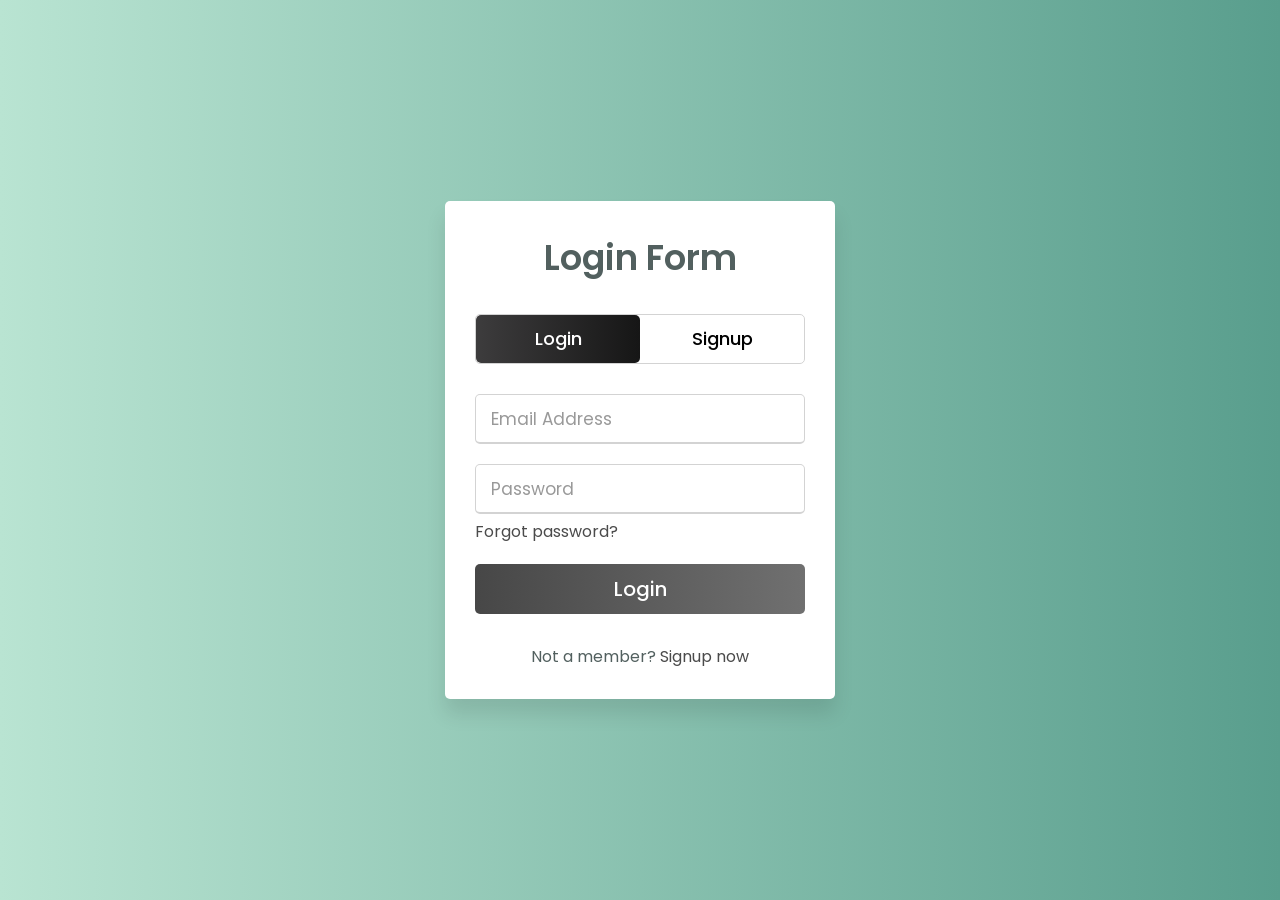
<file: html/index.html>
<!DOCTYPE html>
<!-- Created By CodingNepal -->
<html lang="en" dir="ltr">
   <head>
      <meta charset="utf-8">
      <title>Login and Registration Form in HTML | CodingNepal</title>
      <link rel="stylesheet" href="/static/style.css">
      <meta name="viewport" content="width=device-width, initial-scale=1.0">
   </head>
   <body>
      <div class="wrapper">
         <div class="title-text">
            <div class="title login">
               Login Form
            </div>
            <div class="title signup">
               Signup Form
            </div>
         </div>
         <div class="form-container">
            <div class="slide-controls">
               <input type="radio" name="slide" id="login" checked>
               <input type="radio" name="slide" id="signup">
               <label for="login" class="slide login">Login</label>
               <label for="signup" class="slide signup">Signup</label>
               <div class="slider-tab"></div>
            </div>
            <div class="form-inner">
               <form action="#" class="login">
                  <div class="field">
                     <input type="text" placeholder="Email Address" required>
                  </div>
                  <div class="field">
                     <input type="password" placeholder="Password" required>
                  </div>
                  <div class="pass-link">
                     <a href="#">Forgot password?</a>
                  </div>
                  <div class="field btn">
                     <div class="btn-layer"></div>
                     <input type="submit" value="Login">
                  </div>
                  <div class="signup-link">
                     Not a member? <a href="">Signup now</a>
                  </div>
               </form>
               <form action="#" class="signup">
                  <div class="field">
                     <input type="text" placeholder="Email Address" required>
                  </div>
                  <div class="field">
                     <input type="password" placeholder="Password" required>
                  </div>
                  <div class="field">
                     <input type="password" placeholder="Confirm password" required>
                  </div>
                  <div class="field btn">
                     <div class="btn-layer"></div>
                     <input type="submit" value="Signup">
                  </div>
               </form>
            </div>
         </div>
      </div>
      <script>
         const loginText = document.querySelector(".title-text .login");
         const loginForm = document.querySelector("form.login");
         const loginBtn = document.querySelector("label.login");
         const signupBtn = document.querySelector("label.signup");
         const signupLink = document.querySelector("form .signup-link a");
         signupBtn.onclick = (()=>{
           loginForm.style.marginLeft = "-50%";
           loginText.style.marginLeft = "-50%";
         });
         loginBtn.onclick = (()=>{
           loginForm.style.marginLeft = "0%";
           loginText.style.marginLeft = "0%";
         });
         signupLink.onclick = (()=>{
           signupBtn.click();
           return false;
         });
      </script>
   </body>
</html>
</file>
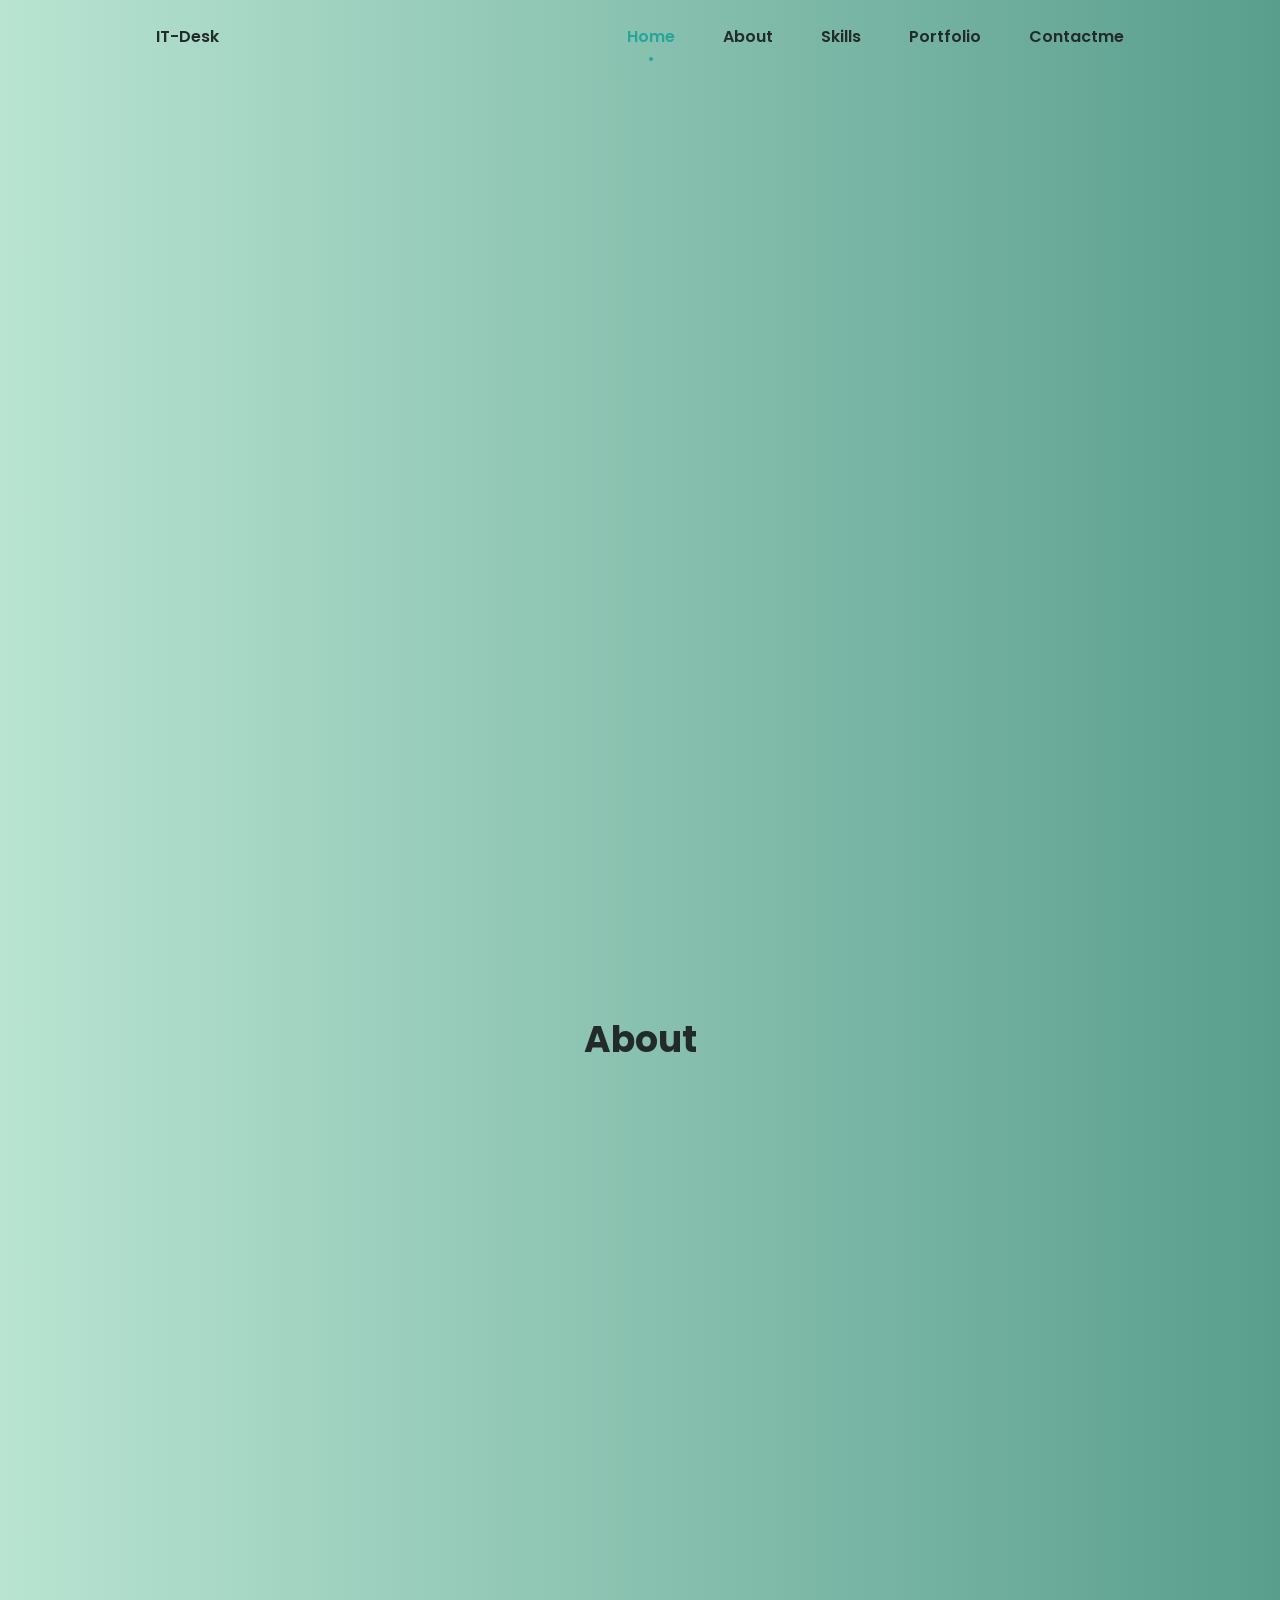
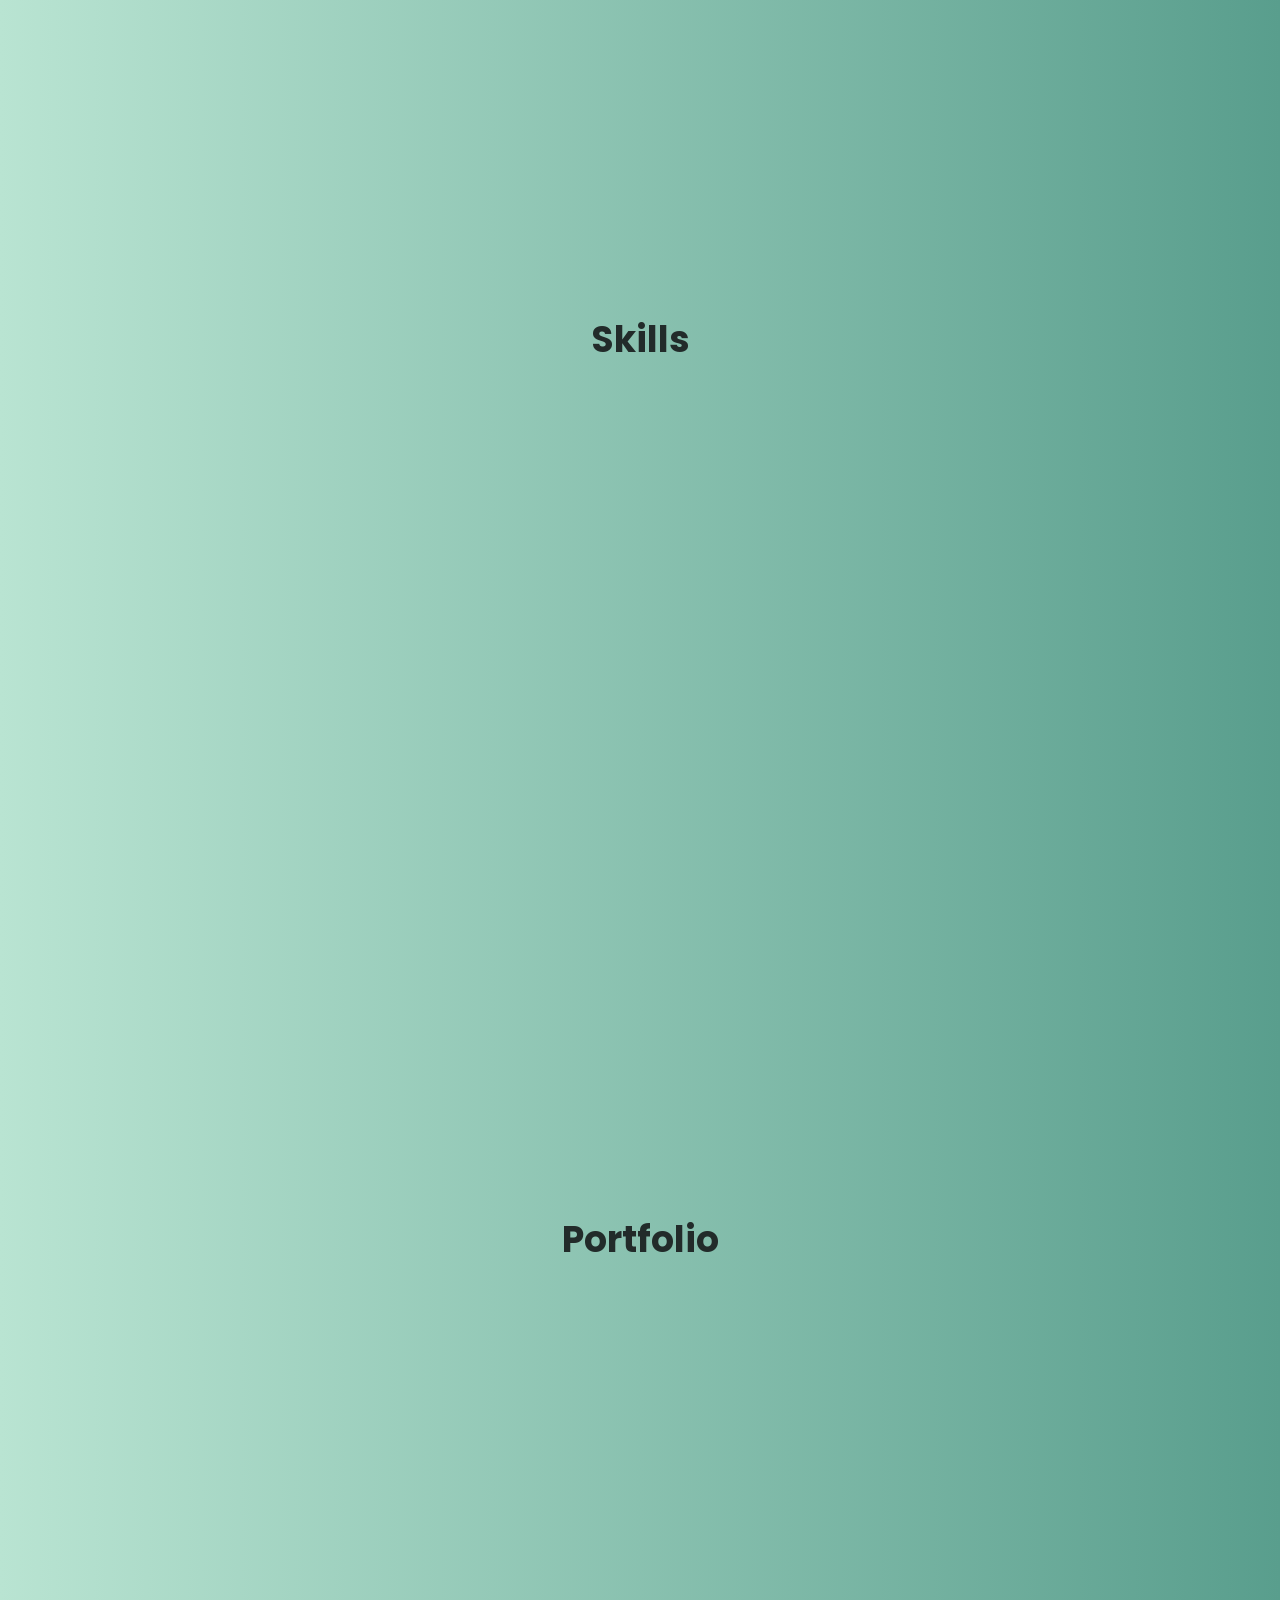
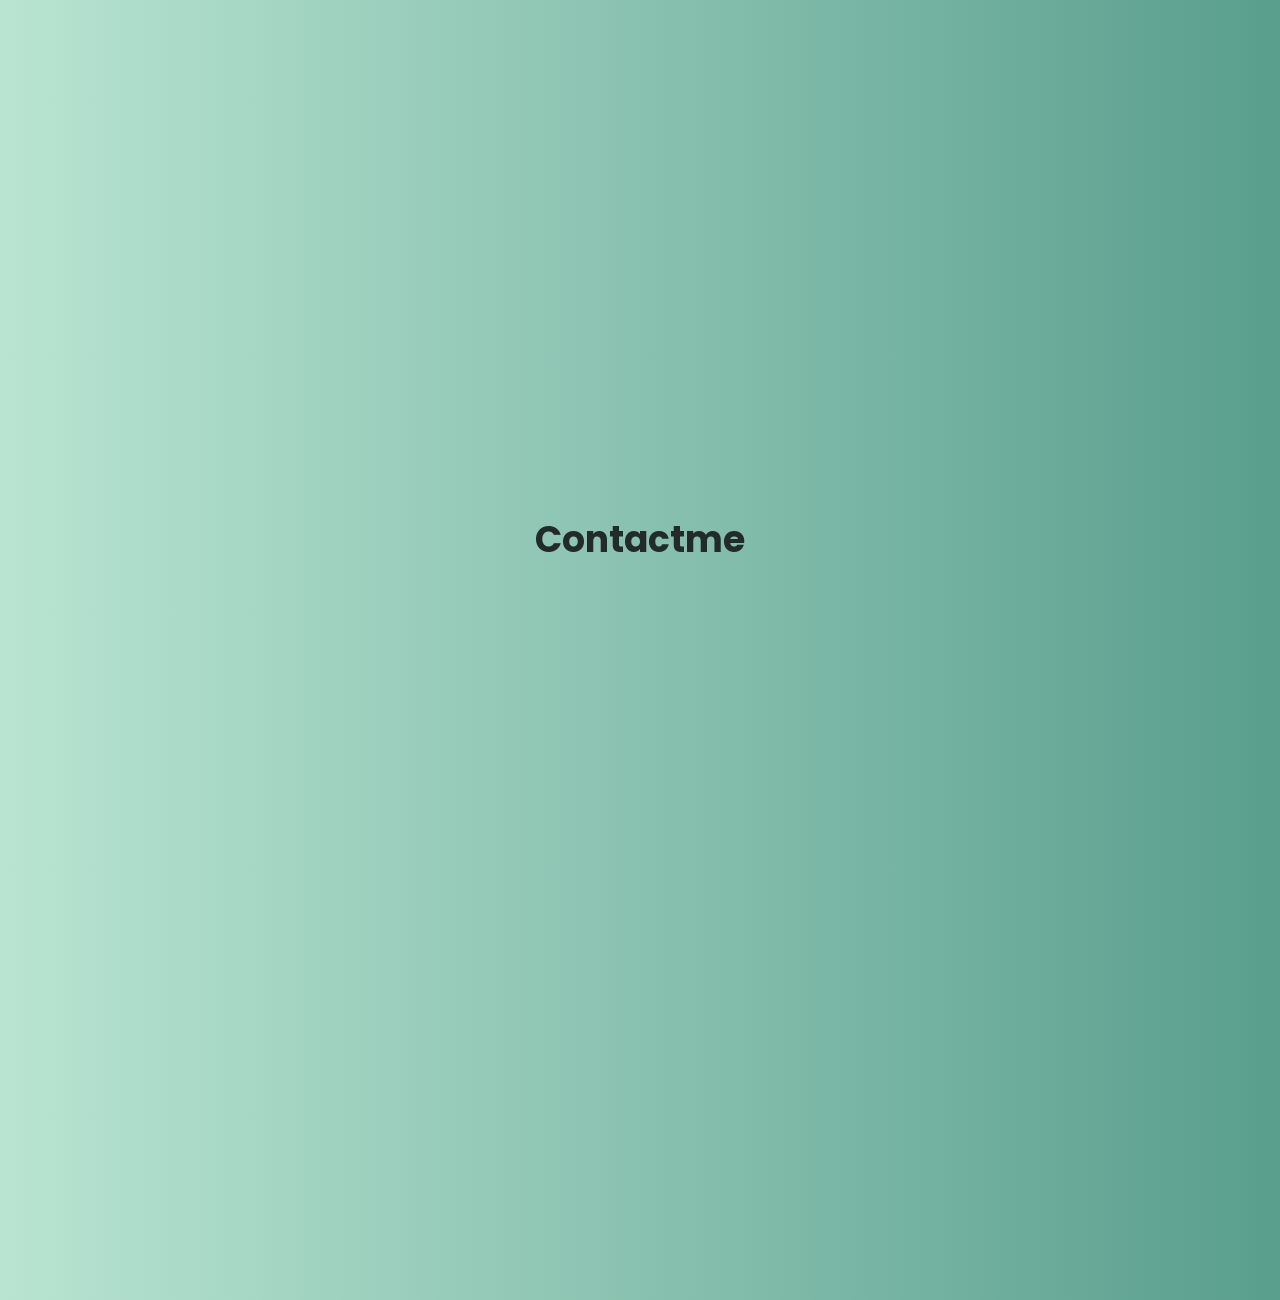
<file: html/home.html>
<!DOCTYPE html>
    <html lang="en">
    <head>
        <meta charset="UTF-8">
        <meta name="viewport" content="width=device-width, initial-scale=1.0">

        <!--=============== BOXICONS ===============-->
        <link rel="stylesheet" href="https://cdn.jsdelivr.net/npm/boxicons@latest/css/boxicons.min.css">

        <!--=============== CSS ===============-->
        <link rel="stylesheet" href="/static/style.css">

        <title>Responsive bottom navigation</title>
    </head>
    <body>
        <!--=============== HEADER ===============-->
        <header class="header" id="header">
            <nav class="nav container">
                <a href="#" class="nav__logo">IT-Desk</a>

                <div class="nav__menu" id="nav-menu">
                    <ul class="nav__list">
                        <li class="nav__item">
                            <a href="#home" class="nav__link active-link">
                                <i class='bx bx-home-alt nav__icon'></i>
                                <span class="nav__name">Home</span>
                            </a>
                        </li>
                        
                        <li class="nav__item">
                            <a href="#about" class="nav__link">
                                <i class='bx bx-user nav__icon'></i>
                                <span class="nav__name">About</span>
                            </a>
                        </li>

                        <li class="nav__item">
                            <a href="#skills" class="nav__link">
                                <i class='bx bx-book-alt nav__icon'></i>
                                <span class="nav__name">Skills</span>
                            </a>
                        </li>

                        <li class="nav__item">
                            <a href="#portfolio" class="nav__link">
                                <i class='bx bx-briefcase-alt nav__icon'></i>
                                <span class="nav__name">Portfolio</span>
                            </a>
                        </li>

                        <li class="nav__item">
                            <a href="#contactme" class="nav__link">
                                <i class='bx bx-message-square-detail nav__icon'></i>
                                <span class="nav__name">Contactme</span>
                            </a>
                        </li>
                    </ul>
                </div>

                <img src="/static/img/perfil.png" alt="" class="nav__img">
            </nav>
        </header>

        <main>
            <!--=============== HOME ===============-->
            <section class="container section section__height" id="home">
                
                
            </section>

            <!--=============== ABOUT ===============-->
            <section class="container section section__height" id="about">
                <h2 class="section__title">About</h2>
            </section>

            <!--=============== SKILLS ===============-->
            <section class="container section section__height" id="skills">
                <h2 class="section__title">Skills</h2>
            </section>

            <!--=============== PORTFOLIO ===============-->
            <section class="container section section__height" id="portfolio">
                <h2 class="section__title">Portfolio</h2>
            </section>

            <!--=============== CONTACTME ===============-->
            <section class="container section section__height" id="contactme">
                <h2 class="section__title">Contactme</h2>
            </section>
        </main>
        

        <!--=============== MAIN JS ===============-->
        <script src="/static/js/main.js"></script>
    </body>
</html>
</file>
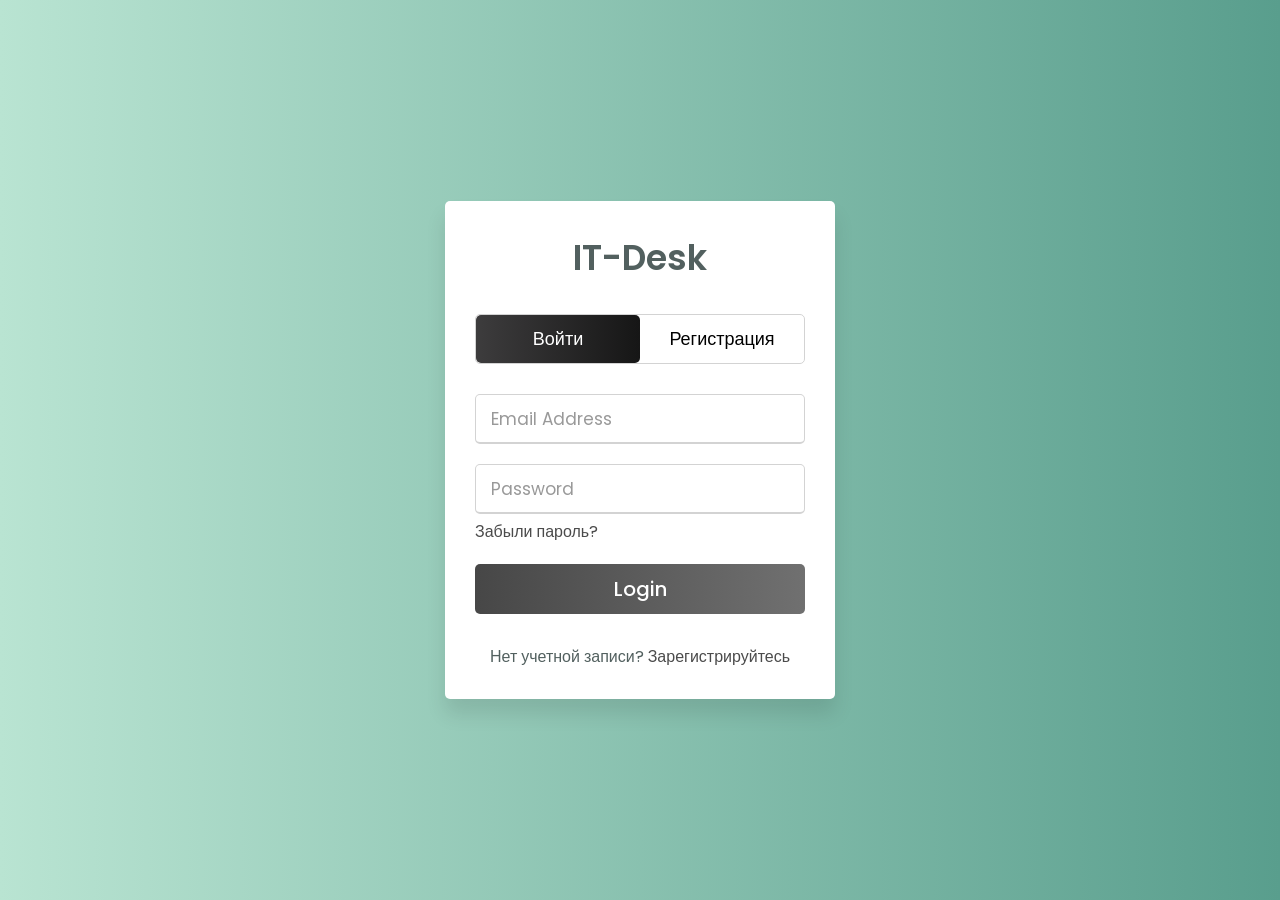
<file: html/sign.html>
<!DOCTYPE html>
<!-- Created By CodingNepal -->
<html lang="en" dir="ltr">
   <head>
      <meta charset="utf-8">
      <title>Login and Registration Form in HTML | CodingNepal</title>
      <link rel="stylesheet" href="/static/style.css">
      <meta name="viewport" content="width=device-width, initial-scale=1.0">
   </head>
   <body>
      <div class="wrapper">
         <div class="title-text">
            <div class="title login">
               IT-Desk
            </div>
            <div class="title signup">
              IT-Desk
            </div>
         </div>
         <div class="form-container">
            <div class="slide-controls">
               <input type="radio" name="slide" id="login" checked>
               <input type="radio" name="slide" id="signup">
               <label for="login" class="slide login">Войти</label>
               <label for="signup" class="slide signup">Регистрация</label>
               <div class="slider-tab"></div>
            </div>
            <div class="form-inner">
               <form action="#" class="login">
                  <div class="field">
                     <input type="text" placeholder="Email Address" required>
                  </div>
                  <div class="field">
                     <input type="password" placeholder="Password" required>
                  </div>
                  <div class="pass-link">
                     <a href="#">Забыли пароль?</a>
                  </div>
                  <div class="field btn">
                     <div class="btn-layer"></div>
                     <input type="submit" value="Login">
                  </div>
                  <div class="signup-link">
                     Нет учетной записи? <a href="">Зарегистрируйтесь</a>
                  </div>
               </form>
               <form action="#" class="signup">
                  <div class="field">
                     <input type="text" placeholder="Email Address" required>
                  </div>
                  <div class="field">
                     <input type="password" placeholder="Password" required>
                  </div>
                  <div class="field">
                     <input type="password" placeholder="Confirm password" required>
                  </div>
                  <div class="field btn">
                     <div class="btn-layer"></div>
                     <input type="submit" value="Signup">
                  </div>
               </form>
            </div>
         </div>
      </div>
      <script>
         const loginText = document.querySelector(".title-text .login");
         const loginForm = document.querySelector("form.login");
         const loginBtn = document.querySelector("label.login");
         const signupBtn = document.querySelector("label.signup");
         const signupLink = document.querySelector("form .signup-link a");
         signupBtn.onclick = (()=>{
           loginForm.style.marginLeft = "-50%";
           loginText.style.marginLeft = "-50%";
         });
         loginBtn.onclick = (()=>{
           loginForm.style.marginLeft = "0%";
           loginText.style.marginLeft = "0%";
         });
         signupLink.onclick = (()=>{
           signupBtn.click();
           return false;
         });
      </script>
   </body>
</html>
</file>
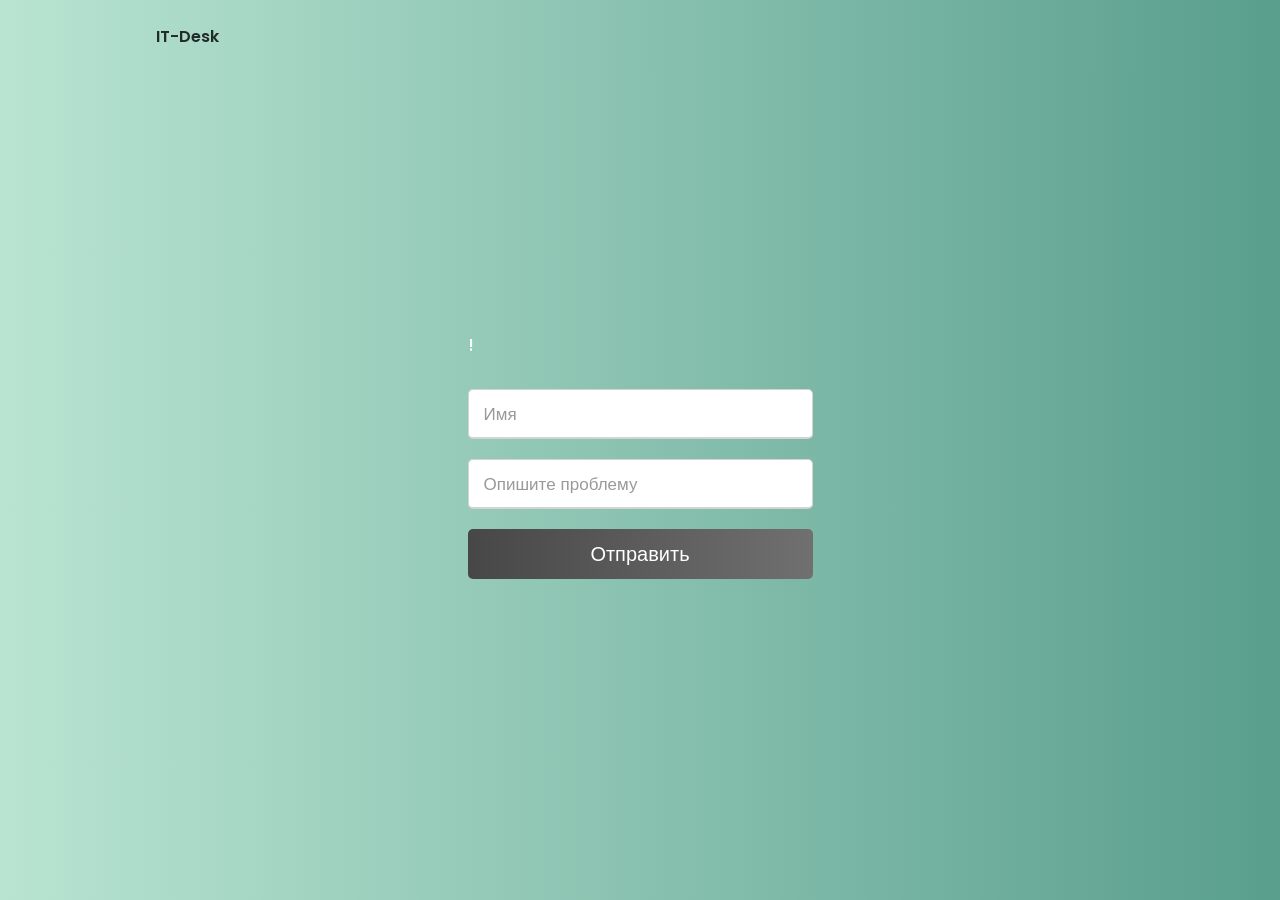
<file: html/welcome.html>
<!DOCTYPE html>
    <html lang="en">
    <head>
        <meta charset="UTF-8">
        <meta name="viewport" content="width=device-width, initial-scale=1.0">

        <!--=============== BOXICONS ===============-->
        <link rel="stylesheet" href="https://cdn.jsdelivr.net/npm/boxicons@latest/css/boxicons.min.css">

        <!--=============== CSS ===============-->
        <link rel="stylesheet" href="/static/style.css">

        <title>Responsive bottom navigation</title>
    </head>
    <body>
        <!--=============== HEADER ===============-->
        <header class="header" id="header">
            <nav class="nav container">
                <a href="#" class="nav__logo">IT-Desk</a>

               
                <img src="/static/img/perfil.png" alt="" class="nav__img">
            </nav>
        </header>

        <div class="form-container">
            <div class="slide-controls">
             
               <label for="login" class="slide login">!</label>
             
               
            </div>
            <div class="form-inner">
               <form action="/auth" class="login">
                  <div class="field">
                     <input type="text" placeholder="Имя" required>
                  </div>
                  <div class="field">
                     <input type="text" placeholder="Опишите проблему" required>
                  </div>
                
                  <div class="field btn">
                     <div class="btn-layer"></div>
                     <input type="submit" value="Отправить">
                  </div>
                 
               </form>
            
            </div>
         </div>
        

        <!--=============== MAIN JS ===============-->
        <script src="/static/js/main.js"></script>
    </body>
</html>
</file>
<file: static/style.css>
@import url('https://fonts.googleapis.com/css?family=Poppins:400,500,600,700&display=swap');
*{
  margin: 0;
  padding: 0;
  box-sizing: border-box;
  font-family: 'Poppins', sans-serif;
}
html,body{
  display: grid;
  height: 100%;
  width: 100%;
  place-items: center;
  background: -webkit-linear-gradient(left, #b9e4d2, #599e8d);
}
::selection{
  background: #424242;
  color: #fff;
}
.wrapper{
  overflow: hidden;
  max-width: 390px;
  background: #fff;
  padding: 30px;
  border-radius: 5px;
  box-shadow: 0px 15px 20px rgba(0,0,0,0.1);
}
.wrapper .title-text{
  display: flex;
  width: 200%;
}
.wrapper .title{
  width: 50%;
  font-size: 35px;
  font-weight: 600;
  text-align: center;
  transition: all 0.6s cubic-bezier(0.68,-0.55,0.265,1.55);
}
.wrapper .slide-controls{
  position: relative;
  display: flex;
  height: 50px;
  width: 100%;
  overflow: hidden;
  margin: 30px 0 10px 0;
  justify-content: space-between;
  border: 1px solid lightgrey;
  border-radius: 5px;
}
.slide-controls .slide{
  height: 100%;
  width: 100%;
  color: #fff;
  font-size: 18px;
  font-weight: 500;
  text-align: center;
  line-height: 48px;
  cursor: pointer;
  z-index: 1;
  transition: all 0.6s ease;
}
.slide-controls label.signup{
  color: #000;
}
.slide-controls .slider-tab{
  position: absolute;
  height: 100%;
  width: 50%;
  left: 0;
  z-index: 0;
  border-radius: 5px;
  background: -webkit-linear-gradient(left, #3d3c3d, #161616);
  transition: all 0.6s cubic-bezier(0.68,-0.55,0.265,1.55);
}
input[type="radio"]{
  display: none;
}
#signup:checked ~ .slider-tab{
  left: 50%;
}
#signup:checked ~ label.signup{
  color: #fff;
  cursor: default;
  user-select: none;
}
#signup:checked ~ label.login{
  color: #000;
}
#login:checked ~ label.signup{
  color: #000;
}
#login:checked ~ label.login{
  cursor: default;
  user-select: none;
}
.wrapper .form-container{
  width: 100%;
  overflow: hidden;
}
.form-container .form-inner{
  display: flex;
  width: 200%;
}
.form-container .form-inner form{
  width: 50%;
  transition: all 0.6s cubic-bezier(0.68,-0.55,0.265,1.55);
}
.form-inner form .field{
  height: 50px;
  width: 100%;
  margin-top: 20px;
}
.form-inner form .field input{
  height: 100%;
  width: 100%;
  outline: none;
  padding-left: 15px;
  border-radius: 5px;
  border: 1px solid lightgrey;
  border-bottom-width: 2px;
  font-size: 17px;
  transition: all 0.3s ease;
}
.form-inner form .field input:focus{
  border-color: #414141;
  /* box-shadow: inset 0 0 3px #fb6aae; */
}
.form-inner form .field input::placeholder{
  color: #999;
  transition: all 0.3s ease;
}
form .field input:focus::placeholder{
  color: #b3b3b3;
}
.form-inner form .pass-link{
  margin-top: 5px;
}
.form-inner form .signup-link{
  text-align: center;
  margin-top: 30px;
}
.form-inner form .pass-link a,
.form-inner form .signup-link a{
  color: #4b4b4b;
  text-decoration: none;
}
.form-inner form .pass-link a:hover,
.form-inner form .signup-link a:hover{
  text-decoration: underline;
}
form .btn{
  height: 50px;
  width: 100%;
  border-radius: 5px;
  position: relative;
  overflow: hidden;
}
form .btn .btn-layer{
  height: 100%;
  width: 300%;
  position: absolute;
  left: -100%;
  background: -webkit-linear-gradient(right, #888888, #707070, #474747, #111111);
  border-radius: 5px;
  transition: all 0.4s ease;;
}
form .btn:hover .btn-layer{
  left: 0;
}
form .btn input[type="submit"]{
  height: 100%;
  width: 100%;
  z-index: 1;
  position: relative;
  background: none;
  border: none;
  color: #fff;
  padding-left: 0;
  border-radius: 5px;
  font-size: 20px;
  font-weight: 500;
  cursor: pointer;
}
.center{
  height: 50px;
  width: 100%;
  margin-top: 20px;
}
/*=============== GOOGLE FONTS ===============*/
@import url("https://fonts.googleapis.com/css2?family=Open+Sans:wght@400;600&display=swap");

/*=============== VARIABLES CSS ===============*/
:root {
  --header-height: 3rem;

  /*========== Colors ==========*/
  --hue: 174;
  --sat: 63%;
  --first-color: hsl(var(--hue), var(--sat), 40%);
  --first-color-alt: hsl(var(--hue), var(--sat), 36%);
  --title-color: hsl(var(--hue), 12%, 15%);
  --text-color: hsl(var(--hue), 8%, 35%);
  --body-color: hsl(var(--hue), 100%, 99%);
  --container-color: #FFF;

  /*========== Font and typography ==========*/
  --body-font: 'Open Sans', sans-serif;
  --h1-font-size: 1.5rem;
  --normal-font-size: .938rem;
  --tiny-font-size: .625rem;

  /*========== z index ==========*/
  --z-tooltip: 10;
  --z-fixed: 100;
}

@media screen and (min-width: 968px) {
  :root {
    --h1-font-size: 2.25rem;
    --normal-font-size: 1rem;
  }
}

/*=============== BASE ===============*/
* {
  box-sizing: border-box;
  padding: 0;
  margin: 0;
}

html {
  scroll-behavior: smooth;
  background: -webkit-linear-gradient(left, #b9e4d2, #599e8d);
}

body {
  margin: var(--header-height) 0 0 0;
  font-family: var(--body-font);
  font-size: var(--normal-font-size);
  background-color: var(--body-color);
  color: var(--text-color);
  background: -webkit-linear-gradient(left, #b9e4d2, #599e8d);
}

ul {
  list-style: none;
}

a {
  text-decoration: none;
}

img {
  max-width: 100%;
  height: auto;
}

/*=============== REUSABLE CSS CLASSES ===============*/
.section {
  padding: 4.5rem 0 2rem;
}

.section__title {
  font-size: var(--h1-font-size);
  color: var(--title-color);
  text-align: center;
  margin-bottom: 1.5rem;
}

.section__height {
  height: 100vh;
}

/*=============== LAYOUT ===============*/
.container {
  max-width: 968px;
  margin-left: 1rem;
  margin-right: 1rem;
}

/*=============== HEADER ===============*/
.header {
  position: fixed;
  top: 0;
  left: 0;
  width: 100%;
  background-color: var(--container-color);
  z-index: var(--z-fixed);
  transition: .4s;
  background: -webkit-linear-gradient(left, #b9e4d2, #599e8d);
}

/*=============== NAV ===============*/
.nav {
  height: var(--header-height);
  display: flex;
  justify-content: space-between;
  align-items: center;
}

.nav__img {
  width: 32px;
  border-radius: 50%;
}

.nav__logo {
  color: var(--title-color);
  font-weight: 600;
}

@media screen and (max-width: 767px) {
  .nav__menu {
    position: fixed;
    bottom: 0;
    left: 0;
    background-color: var(--container-color);
    box-shadow: 0 -1px 12px hsla(var(--hue), var(--sat), 15%, 0.15);
    width: 100%;
    height: 4rem;
    padding: 0 1rem;
    display: grid;
    align-content: center;
    border-radius: 1.25rem 1.25rem 0 0;
    transition: .4s;
  }
}

.nav__list, 
.nav__link {
  display: flex;
}

.nav__link {
  flex-direction: column;
  align-items: center;
  row-gap: 4px;
  color: var(--title-color);
  font-weight: 600;
}

.nav__list {
  justify-content: space-around;
}

.nav__name {
  font-size: var(--tiny-font-size);
  /* display: none;*/ /* Minimalist design, hidden labels */
}

.nav__icon {
  font-size: 1.5rem;
}

/*Active link*/
.active-link {
  position: relative;
  color: var(--first-color);
  transition: .3s;
}

/* Minimalist design, active link */
/* .active-link::before{
  content: '';
  position: absolute;
  bottom: -.5rem;
  width: 4px;
  height: 4px;
  background-color: var(--first-color);
  border-radius: 50%;
} */

/* Change background header */
.scroll-header {
  box-shadow: 0 1px 12px hsla(var(--hue), var(--sat), 15%, 0.15);
}

/*=============== MEDIA QUERIES ===============*/
/* For small devices */
/* Remove if you choose, the minimalist design */
@media screen and (max-width: 320px) {
  .nav__name {
    display: none;
  }
}

/* For medium devices */
@media screen and (min-width: 576px) {
  .nav__list {
    justify-content: center;
    column-gap: 3rem;
  }
}

@media screen and (min-width: 767px) {
  body {
    margin: 0;
  }
  .section {
    padding: 7rem 0 2rem;
  }
  .nav {
    height: calc(var(--header-height) + 1.5rem); /* 4.5rem */
  }
  .nav__img {
    display: none;
  }
  .nav__icon {
    display: none;
  }
  .nav__name {
    font-size: var(--normal-font-size);
    /* display: block; */ /* Minimalist design, visible labels */
  }
  .nav__link:hover {
    color: var(--first-color);
  }

  /* First design, remove if you choose the minimalist design */
  .active-link::before {
    content: '';
    position: absolute;
    bottom: -.75rem;
    width: 4px;
    height: 4px;
    background-color: var(--first-color);
    border-radius: 50%;
  }

  /* Minimalist design */
  /* .active-link::before{
      bottom: -.75rem;
  } */
}

/* For large devices */
@media screen and (min-width: 1024px) {
  .container {
    margin-left: auto;
    margin-right: auto;
  }
}
</file>
